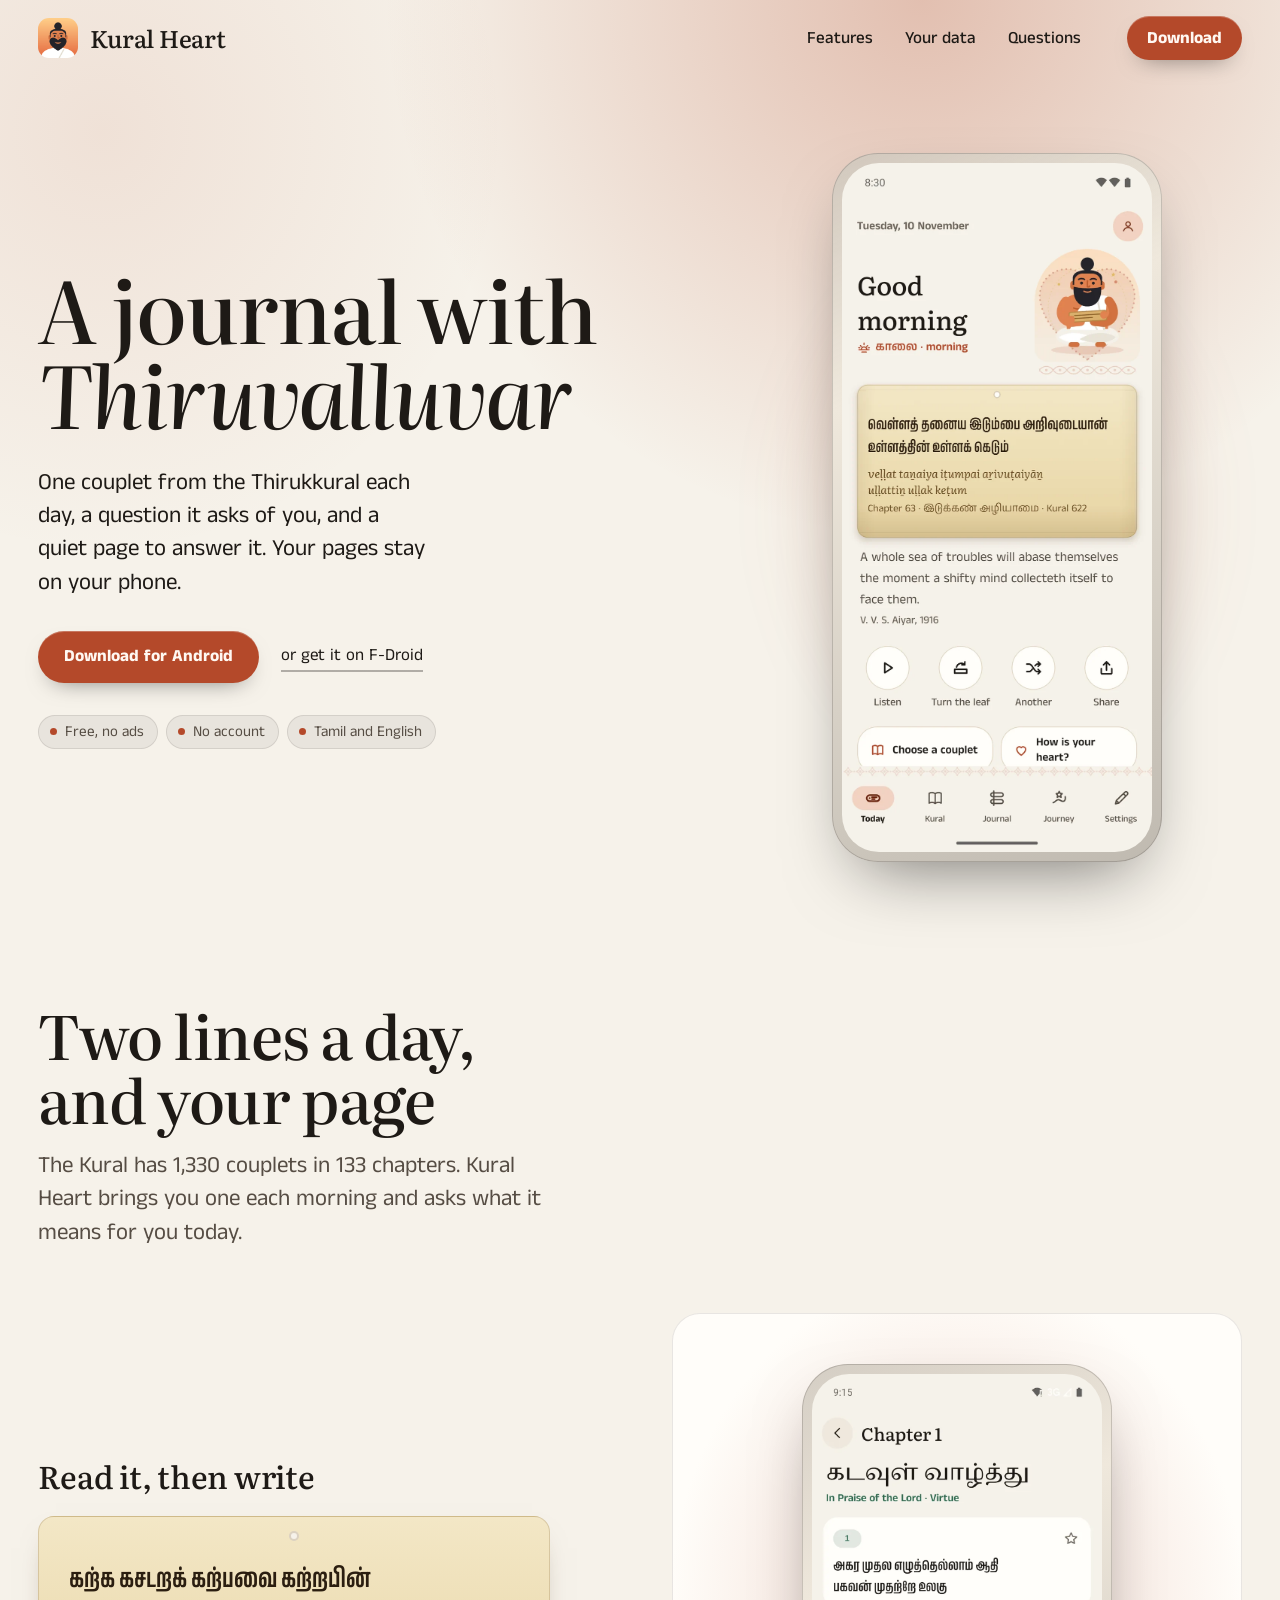
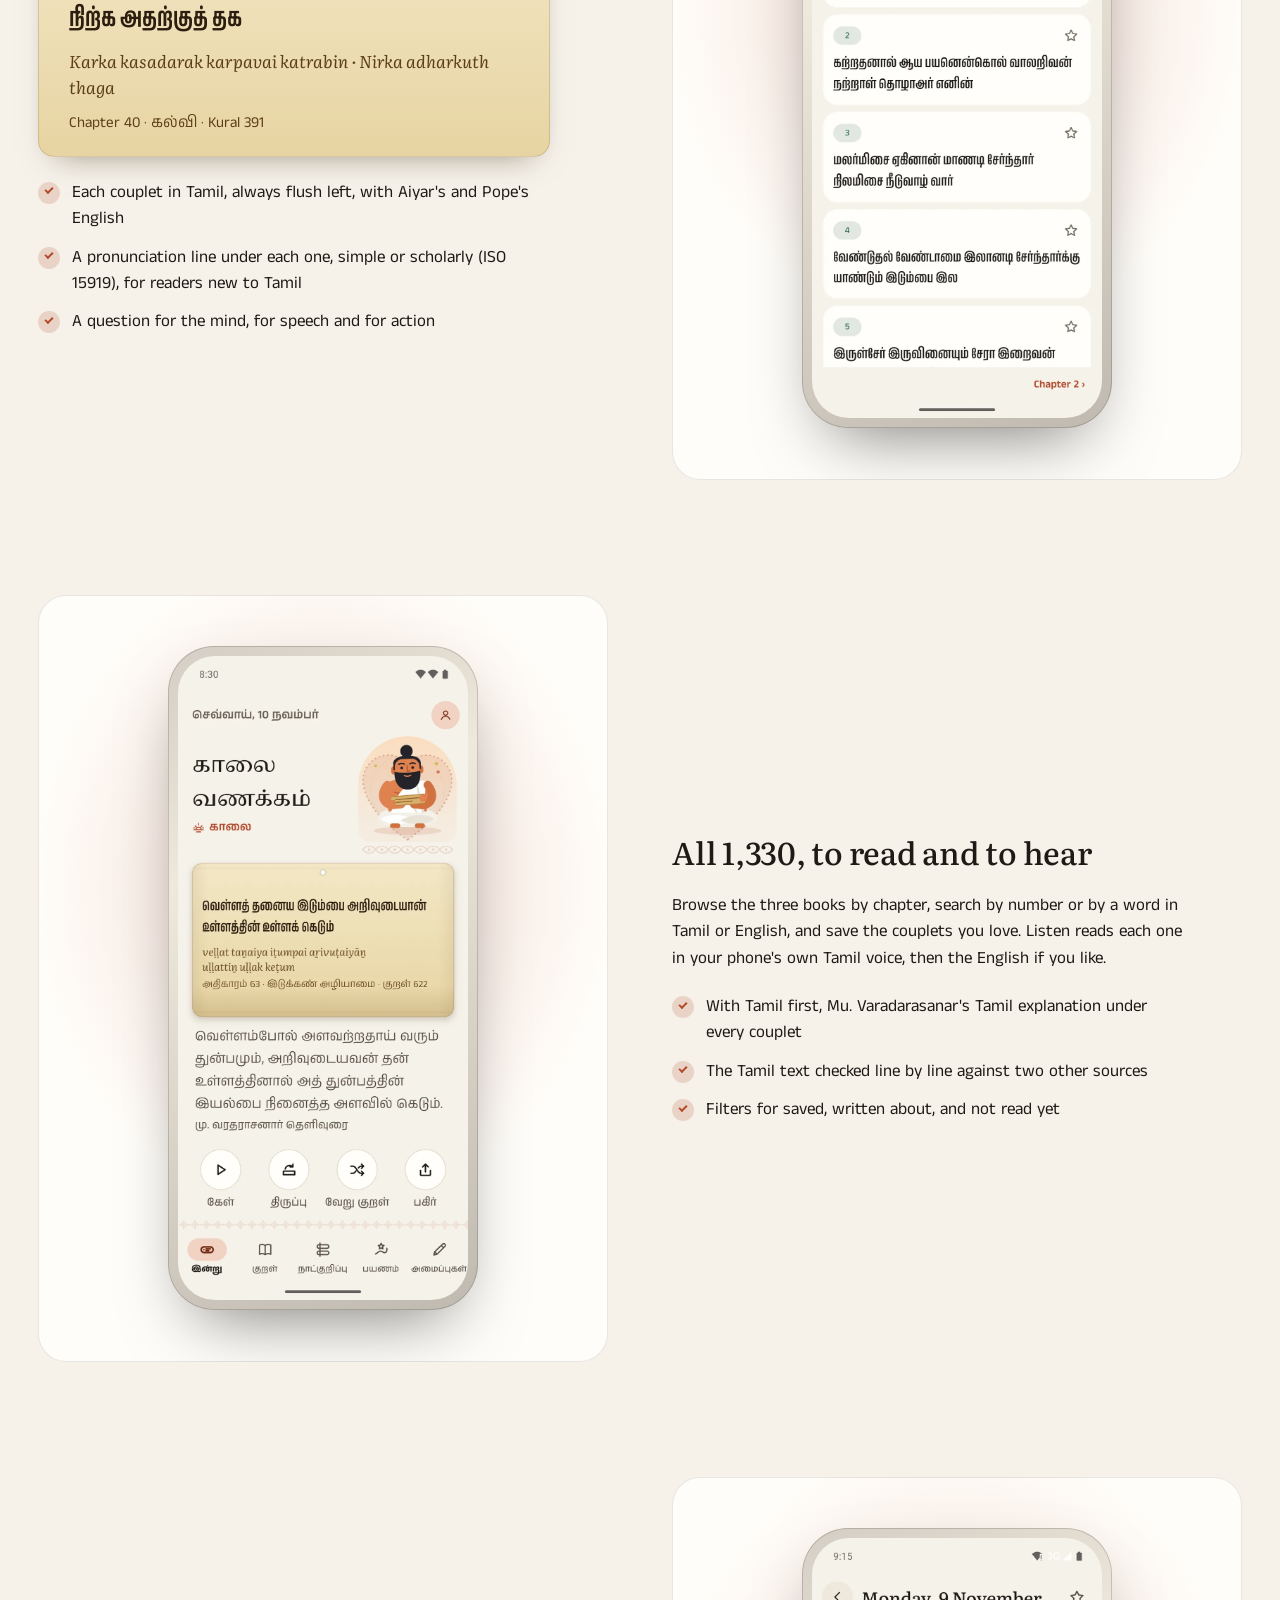
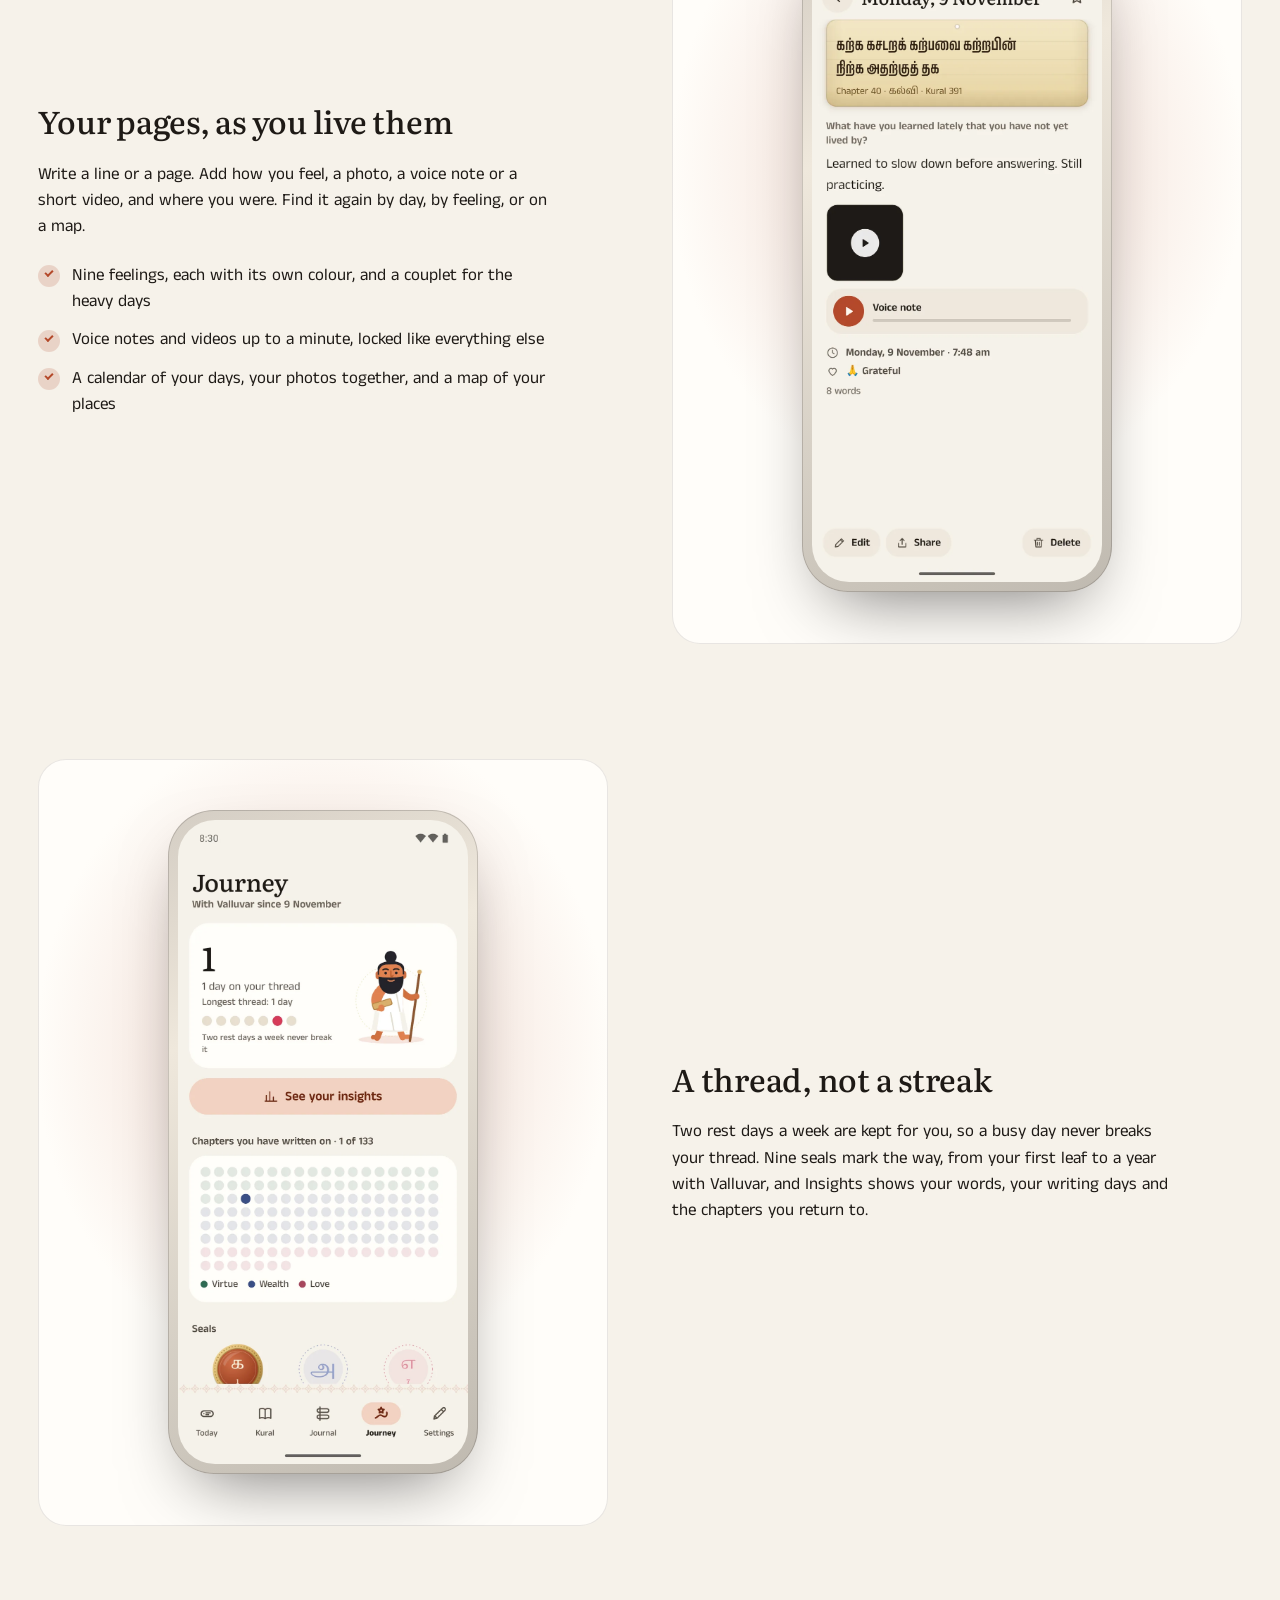
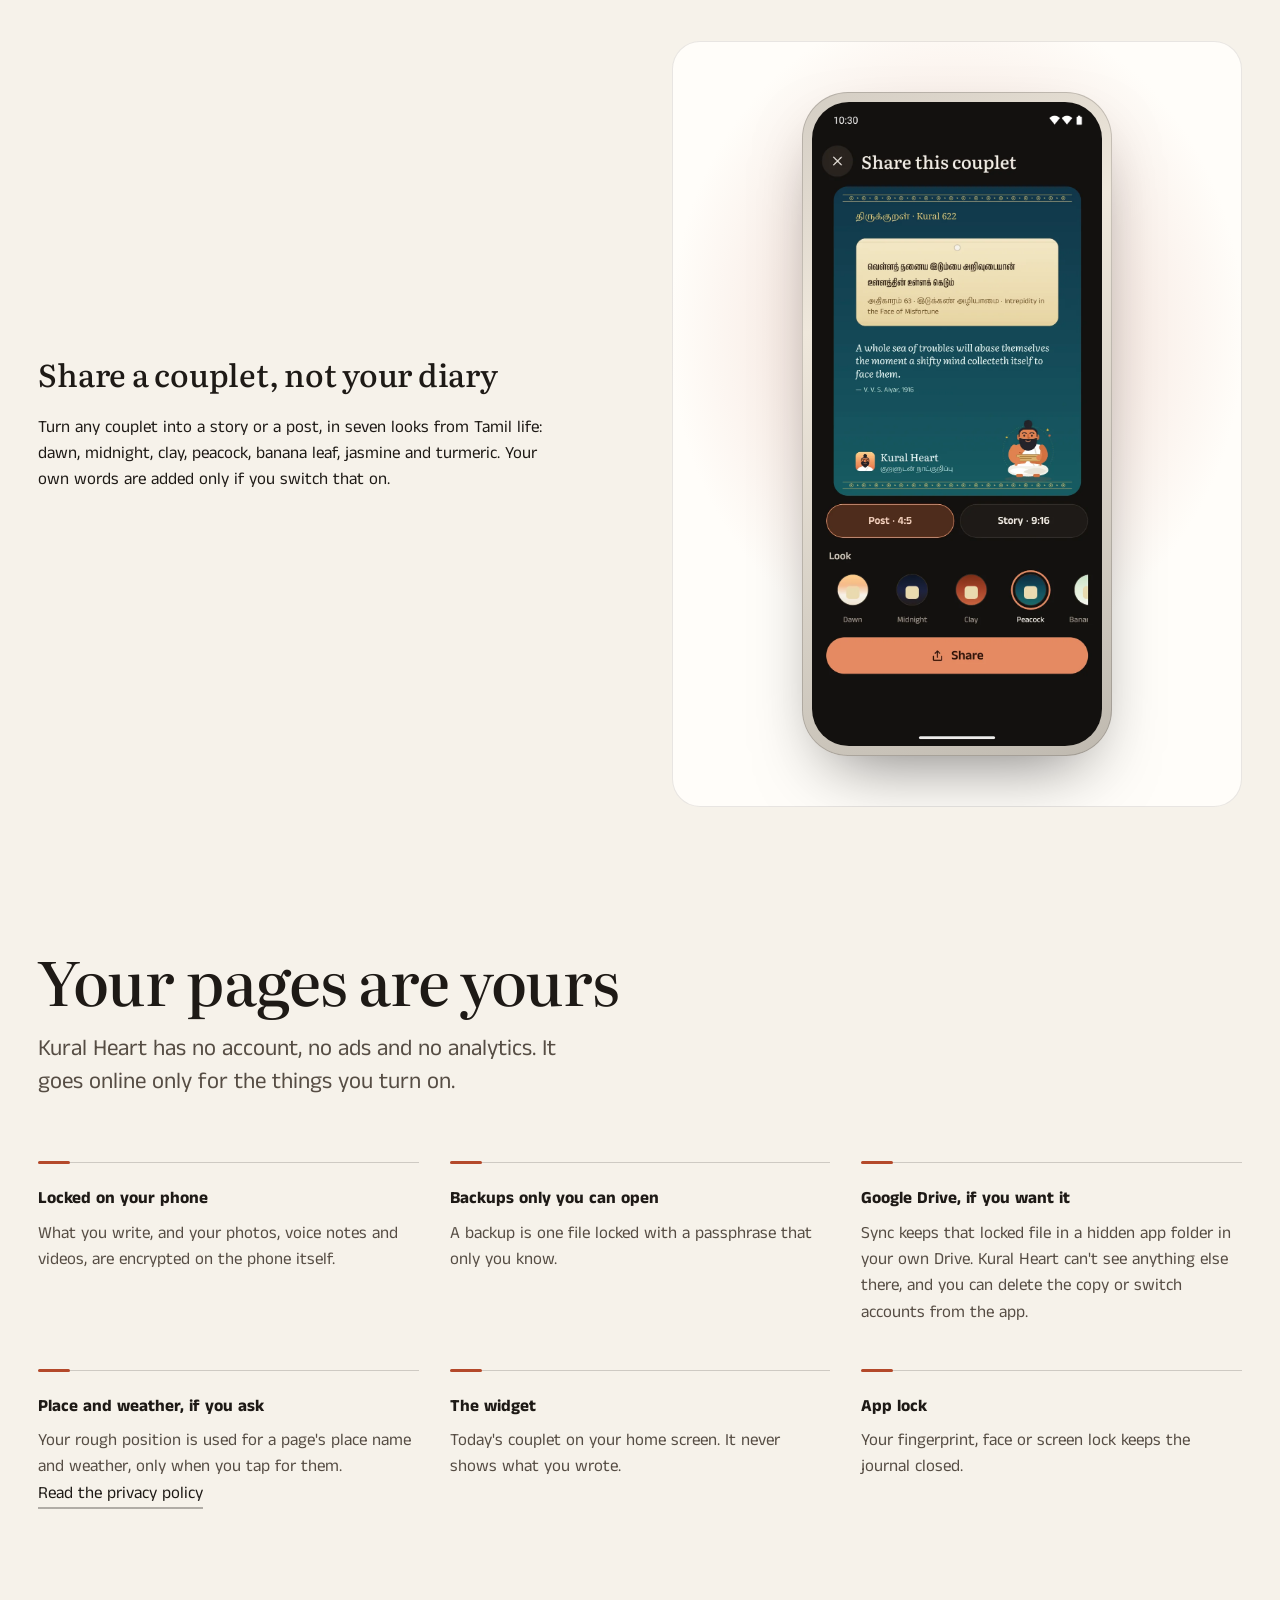
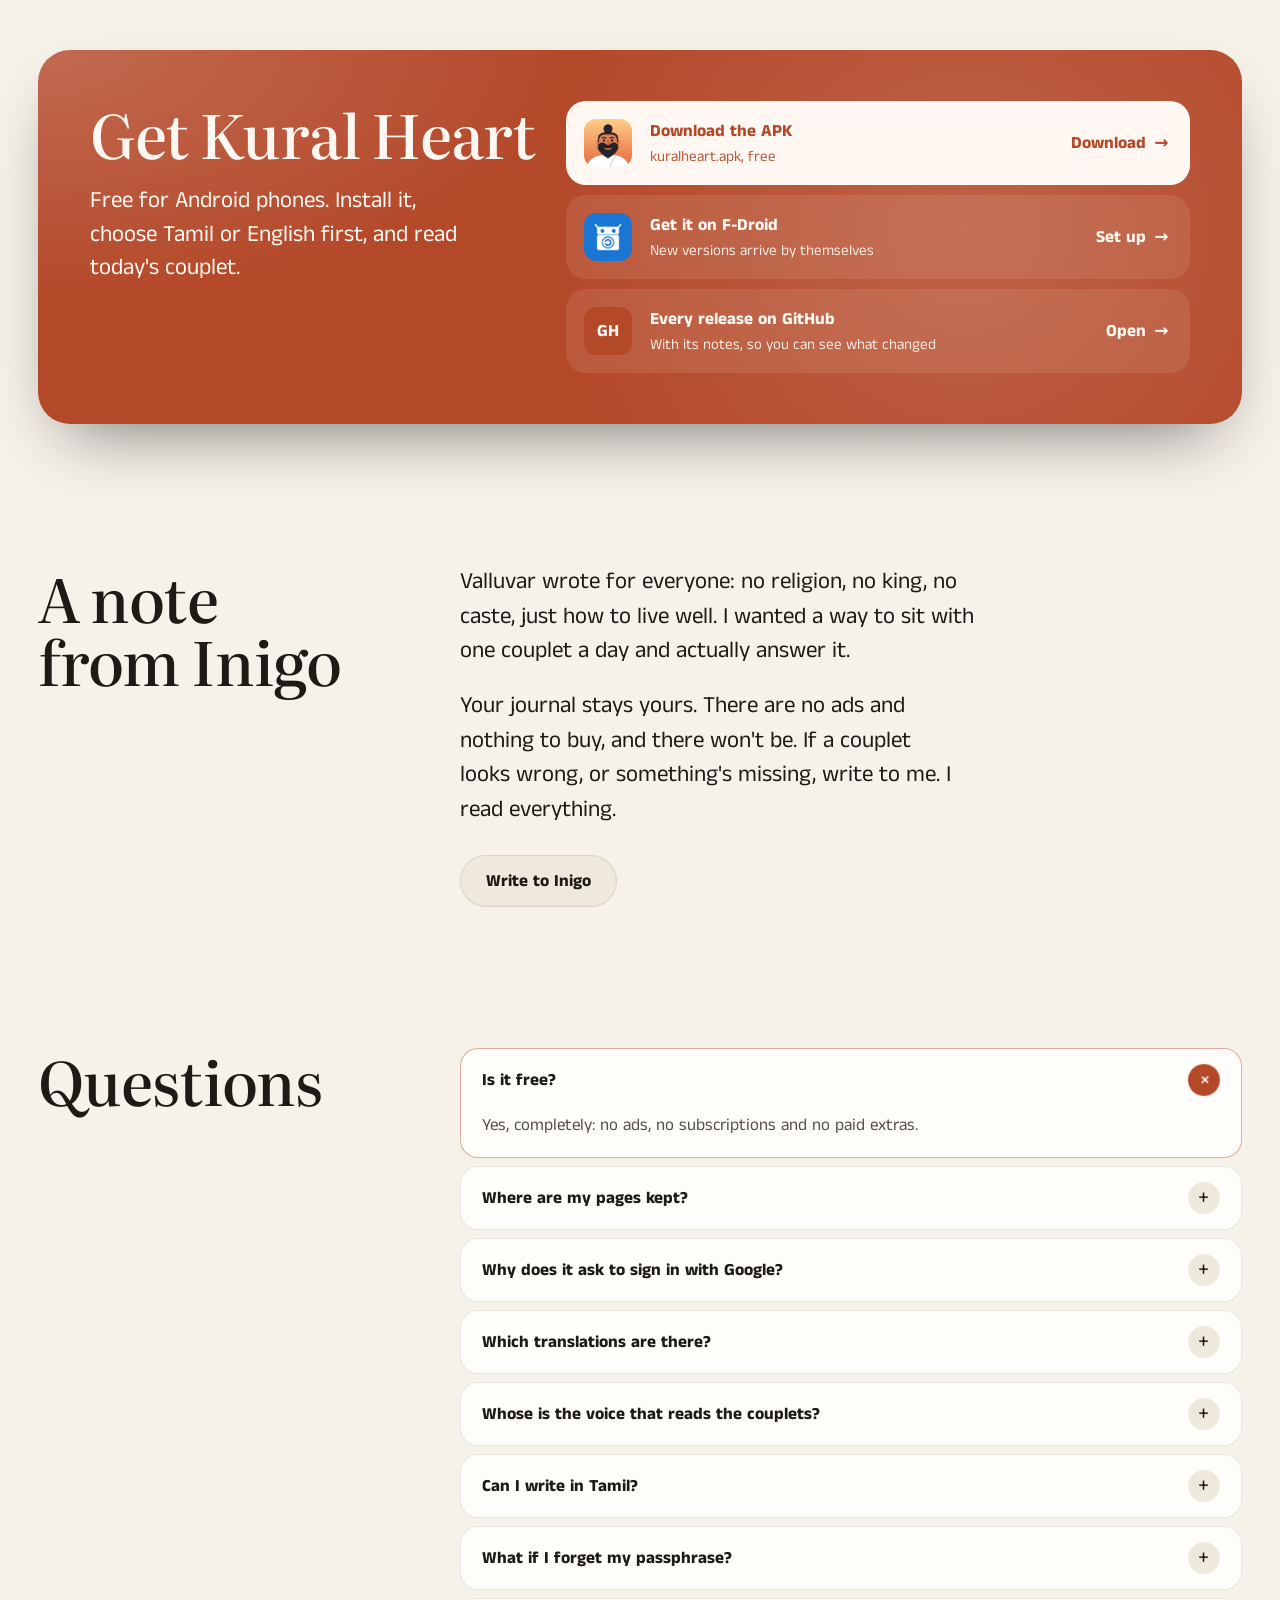
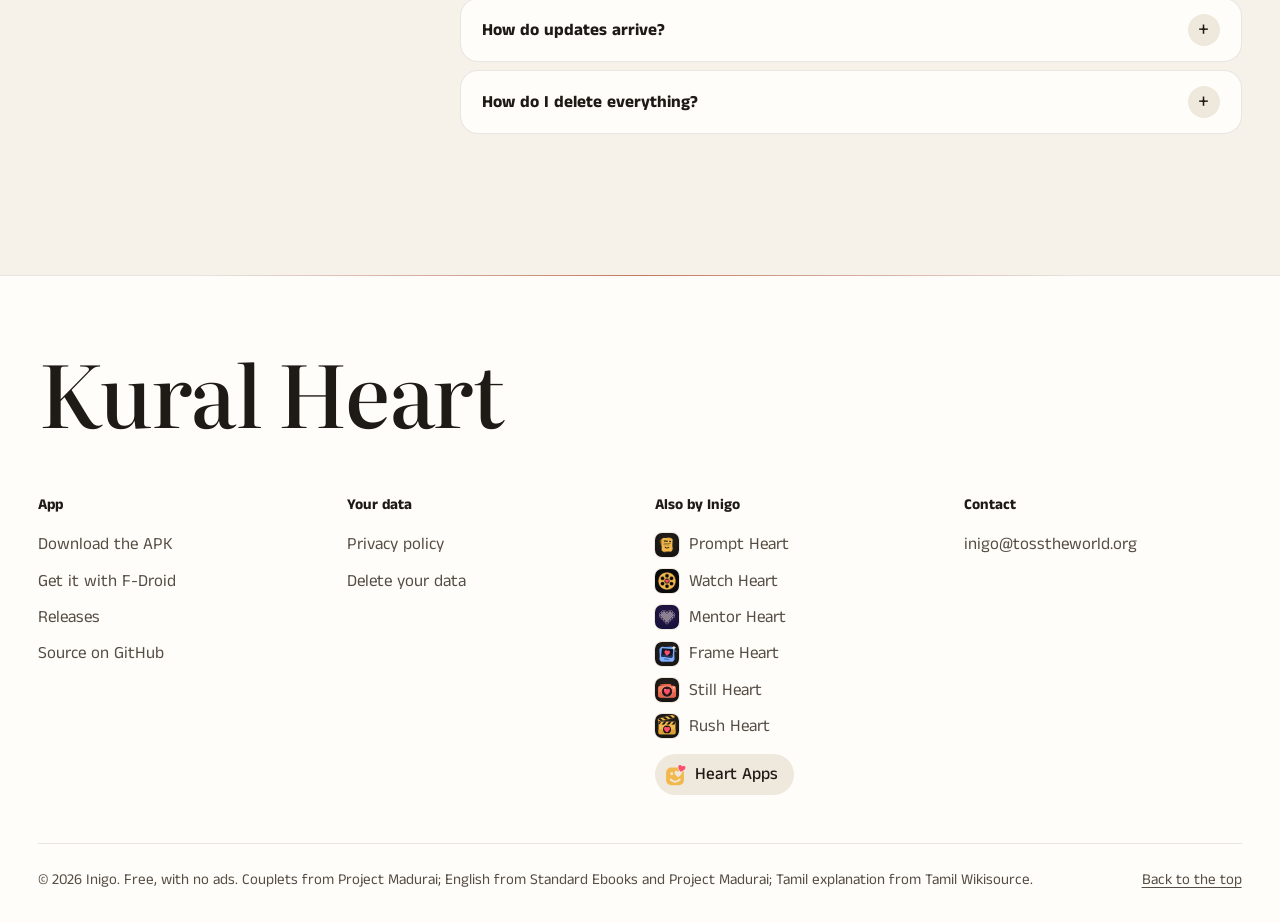
<file: index.html>
<!doctype html>
<html lang="en">
<head>
  <meta charset="utf-8">
  <meta name="viewport" content="width=device-width, initial-scale=1">
  <meta name="color-scheme" content="light dark">
  <title>Kural Heart · A private journal with Thiruvalluvar, for Android</title>
  <meta name="description" content="Kural Heart is a free Android journal built on the Thirukkural. One couplet a day in Tamil, read aloud in your phone's Tamil voice, with Aiyar's and Pope's English and Mu. Varadarasanar's Tamil explanation, a question to write about, and a private page that stays on your phone. No ads, no account.">
  <meta name="theme-color" content="#F6F2EA" media="(prefers-color-scheme: light)">
  <meta name="theme-color" content="#14110F" media="(prefers-color-scheme: dark)">
  <meta property="og:title" content="Kural Heart">
  <meta property="og:description" content="A private journal with Thiruvalluvar. Free, no ads.">
  <meta property="og:image" content="https://inigo-code.github.io/kural-heart-site/assets/screens/story.webp">
  <link rel="icon" href="assets/favicon.png">
  <link rel="preconnect" href="https://fonts.googleapis.com">
  <link rel="preconnect" href="https://fonts.gstatic.com" crossorigin>
  <link href="https://fonts.googleapis.com/css2?family=Anek+Tamil:wdth,wght@75..100,400..700&family=Literata:ital,opsz,wght@0,7..72,400..600;1,7..72,400..500&family=Noto+Serif+Tamil:wght@400..600&display=swap" rel="stylesheet">
  <link rel="stylesheet" href="heart.css">
  <link rel="stylesheet" href="theme.css">
  <script>document.documentElement.classList.add('js')</script>
</head>
<body>
<main id="top">

  <header class="bar wrap">
    <a class="brand" href="#top" aria-label="Kural Heart, back to top"><img src="assets/icon.png" width="40" height="40" alt="">Kural Heart</a>
    <nav aria-label="Sections">
      <a href="#features">Features</a>
      <a href="#data">Your data</a>
      <a href="#questions">Questions</a>
    </nav>
    <a class="button button-small" href="#get">Download</a>
  </header>

  <!-- The promise, beside today's page -->
  <section class="hero wrap" aria-labelledby="hero-title">
    <div class="hero-text">
      <h1 id="hero-title" class="h1" data-reveal>A journal with <em>Thiruvalluvar</em></h1>
      <p class="lede" data-reveal style="--i:1">One couplet from the Thirukkural each day, a question it asks of you, and a quiet page to answer it. Your pages stay on your phone.</p>
      <p class="actions" data-reveal style="--i:2">
        <a class="button" href="https://github.com/inigo-code/kural-heart/releases/latest/download/kuralheart.apk">Download for Android</a>
        <a class="link" href="fdroid.html">or get it on F-Droid</a>
      </p>
      <ul class="facts" data-reveal style="--i:3"><li>Free, no ads</li><li>No account</li><li>Tamil and English</li></ul>
    </div>
    <figure class="hero-media"><div class="phone" data-reveal style="--i:2"><img src="assets/screens/today.webp" width="824" height="1831" alt="Today: Good morning, Valluvar reading in his arch with a soft heart behind him and the dawn sky, Kural 622 on its palm leaf with its pronunciation, Aiyar's English, and round buttons to listen, turn the leaf, get another couplet or share" fetchpriority="high"></div></figure>
  </section>

  <!-- What it does -->
  <section id="features" class="section wrap" aria-labelledby="features-title">
    <div class="head">
      <h2 id="features-title" class="h2" data-reveal>Two lines a day, and your page</h2>
      <p data-reveal style="--i:1">The Kural has 1,330 couplets in 133 chapters. Kural Heart brings you one each morning and asks what it means for you today.</p>
    </div>
    <div class="rows">
      <article class="row" aria-labelledby="f1">
        <div class="row-text">
          <h3 id="f1" class="h3" data-reveal>Read it, then write</h3>
          <div class="leaf" data-reveal style="--i:1"><p lang="ta">கற்க கசடறக் கற்பவை கற்றபின்<br>நிற்க அதற்குத் தக</p><small>Karka kasadarak karpavai katrabin · Nirka adharkuth thaga</small><small>Chapter 40 · கல்வி · Kural 391</small></div>
          <ul class="ticks" data-reveal style="--i:2">
            <li>Each couplet in Tamil, always flush left, with Aiyar's and Pope's English</li>
            <li>A pronunciation line under each one, simple or scholarly (ISO 15919), for readers new to Tamil</li>
            <li>A question for the mind, for speech and for action</li>
          </ul>
        </div>
        <figure class="row-media"><div class="phone" data-reveal><img src="assets/screens/chapter.webp" width="824" height="1831" alt="Chapter 1, In Praise of the Lord: its ten couplets, each numbered, each in two lines, each with a star to save it" loading="lazy" decoding="async"></div></figure>
      </article>

      <article class="row" aria-labelledby="f2">
        <div class="row-text">
          <h3 id="f2" class="h3" data-reveal>All 1,330, to read and to hear</h3>
          <p data-reveal style="--i:1">Browse the three books by chapter, search by number or by a word in Tamil or English, and save the couplets you love. Listen reads each one in your phone's own Tamil voice, then the English if you like.</p>
          <ul class="ticks" data-reveal style="--i:2">
            <li>With Tamil first, Mu. Varadarasanar's Tamil explanation under every couplet</li>
            <li>The Tamil text checked line by line against two other sources</li>
            <li>Filters for saved, written about, and not read yet</li>
          </ul>
        </div>
        <figure class="row-media"><div class="phone" data-reveal><img src="assets/screens/tamil.webp" width="824" height="1831" alt="Today in Tamil: காலை வணக்கம், Kural 622 on its leaf, and Mu. Varadarasanar's Tamil explanation beneath it" loading="lazy" decoding="async"></div></figure>
      </article>

      <article class="row" aria-labelledby="f5">
        <div class="row-text">
          <h3 id="f5" class="h3" data-reveal>Your pages, as you live them</h3>
          <p data-reveal style="--i:1">Write a line or a page. Add how you feel, a photo, a voice note or a short video, and where you were. Find it again by day, by feeling, or on a map.</p>
          <ul class="ticks" data-reveal style="--i:2">
            <li>Nine feelings, each with its own colour, and a couplet for the heavy days</li>
            <li>Voice notes and videos up to a minute, locked like everything else</li>
            <li>A calendar of your days, your photos together, and a map of your places</li>
          </ul>
        </div>
        <figure class="row-media"><div class="phone" data-reveal><img src="assets/screens/journal.webp" width="824" height="1831" alt="A page from Monday: Kural 391 on its leaf, the question and the answer written, a video and a voice note, and the feeling Grateful" loading="lazy" decoding="async"></div></figure>
      </article>

      <article class="row" aria-labelledby="f3">
        <div class="row-text">
          <h3 id="f3" class="h3" data-reveal>A thread, not a streak</h3>
          <p data-reveal style="--i:1">Two rest days a week are kept for you, so a busy day never breaks your thread. Nine seals mark the way, from your first leaf to a year with Valluvar, and Insights shows your words, your writing days and the chapters you return to.</p>
        </div>
        <figure class="row-media"><div class="phone" data-reveal><img src="assets/screens/journey.webp" width="824" height="1831" alt="Journey: a one-day thread, Valluvar walking with his staff, a button to see your insights, and 133 chapter beads" loading="lazy" decoding="async"></div></figure>
      </article>

      <article class="row" aria-labelledby="f4">
        <div class="row-text">
          <h3 id="f4" class="h3" data-reveal>Share a couplet, not your diary</h3>
          <p data-reveal style="--i:1">Turn any couplet into a story or a post, in seven looks from Tamil life: dawn, midnight, clay, peacock, banana leaf, jasmine and turmeric. Your own words are added only if you switch that on.</p>
        </div>
        <figure class="row-media"><div class="phone" data-reveal><img src="assets/screens/story.webp" width="824" height="1831" alt="Sharing Kural 622 as a story in the peacock look, deep blue-green with a gold silk border, above the seven looks to choose from" loading="lazy" decoding="async"></div></figure>
      </article>
    </div>
  </section>

  <!-- Your data, plainly -->
  <section id="data" class="section wrap" aria-labelledby="data-title">
    <div class="head">
      <h2 id="data-title" class="h2" data-reveal>Your pages are yours</h2>
      <p data-reveal style="--i:1">Kural Heart has no account, no ads and no analytics. It goes online only for the things you turn on.</p>
    </div>
    <dl class="more" data-reveal style="--i:1">
      <div><dt>Locked on your phone</dt><dd>What you write, and your photos, voice notes and videos, are encrypted on the phone itself.</dd></div>
      <div><dt>Backups only you can open</dt><dd>A backup is one file locked with a passphrase that only you know.</dd></div>
      <div><dt>Google Drive, if you want it</dt><dd>Sync keeps that locked file in a hidden app folder in your own Drive. Kural Heart can't see anything else there, and you can delete the copy or switch accounts from the app.</dd></div>
      <div><dt>Place and weather, if you ask</dt><dd>Your rough position is used for a page's place name and weather, only when you tap for them.</dd></div>
      <div><dt>The widget</dt><dd>Today's couplet on your home screen. It never shows what you wrote.</dd></div>
      <div><dt>App lock</dt><dd>Your fingerprint, face or screen lock keeps the journal closed.</dd></div>
    </dl>
    <p class="actions" data-reveal style="--i:2"><a class="link" href="privacy.html">Read the privacy policy</a></p>
  </section>

  <!-- Get it -->
  <section id="get" class="section wrap" aria-labelledby="get-title">
    <div class="get">
      <div class="head">
        <h2 id="get-title" class="h2" data-reveal>Get Kural Heart</h2>
        <p data-reveal style="--i:1">Free for Android phones. Install it, choose Tamil or English first, and read today's couplet.</p>
      </div>
      <div class="ways">
        <a class="way way-main" href="https://github.com/inigo-code/kural-heart/releases/latest/download/kuralheart.apk" data-reveal><img src="assets/icon.png" width="48" height="48" alt=""><span><strong>Download the APK</strong><span>kuralheart.apk, free</span></span><span class="go">Download</span></a>
        <a class="way" href="fdroid.html" data-reveal style="--i:1"><img src="assets/fdroid.png" width="48" height="48" alt=""><span><strong>Get it on F-Droid</strong><span>New versions arrive by themselves</span></span><span class="go">Set up</span></a>
        <a class="way" href="https://github.com/inigo-code/kural-heart/releases" data-reveal style="--i:2"><span class="way-mark" aria-hidden="true">GH</span><span><strong>Every release on GitHub</strong><span>With its notes, so you can see what changed</span></span><span class="go">Open</span></a>
      </div>
    </div>
  </section>

  <!-- A note from the maker -->
  <section class="section wrap" aria-labelledby="note-title">
    <div class="note">
      <h2 id="note-title" class="h2" data-reveal>A note from Inigo</h2>
      <div data-reveal style="--i:1">
        <div class="copy">
          <p>Valluvar wrote for everyone: no religion, no king, no caste, just how to live well. I wanted a way to sit with one couplet a day and actually answer it.</p>
          <p>Your journal stays yours. There are no ads and nothing to buy, and there won't be. If a couplet looks wrong, or something's missing, write to me. I read everything.</p>
        </div>
        <p class="actions"><a class="button button-tone" href="mailto:inigo@tosstheworld.org?subject=Kural%20Heart">Write to Inigo</a></p>
      </div>
    </div>
  </section>

  <!-- Questions -->
  <section id="questions" class="section wrap" aria-labelledby="faq-title">
    <div class="faq">
      <div class="head"><h2 id="faq-title" class="h2" data-reveal>Questions</h2></div>
      <div class="faq-list" data-reveal style="--i:1">
        <details name="faq" open><summary>Is it free?</summary><p>Yes, completely: no ads, no subscriptions and no paid extras.</p></details>
        <details name="faq"><summary>Where are my pages kept?</summary><p>On your phone, encrypted. If you turn on backup or Google Drive sync, a copy goes there too, locked with your passphrase.</p></details>
        <details name="faq"><summary>Why does it ask to sign in with Google?</summary><p>Only if you turn on Drive sync. Kural Heart asks for one thing: its own hidden folder in your Drive, where it keeps your locked backup. It can't see or change your other files.</p></details>
        <details name="faq"><summary>Which translations are there?</summary><p>V. V. S. Aiyar's English (1916) and G. U. Pope's verse and prose (1886), both in the public domain, and in Tamil, Mu. Varadarasanar's Thirukkural Thelivurai (1969), which the Government of Tamil Nadu has made free for everyone.</p></details>
        <details name="faq"><summary>Whose is the voice that reads the couplets?</summary><p>Your phone's own: Listen uses Android's text-to-speech, which on most phones has a natural Tamil voice from Google. Choose among the voices on your phone in Settings, and add more in Android's voice settings.</p></details>
        <details name="faq"><summary>Can I write in Tamil?</summary><p>Yes. Kural Heart works with any Tamil keyboard on your phone, and can lead in Tamil throughout.</p></details>
        <details name="faq"><summary>What if I forget my passphrase?</summary><p>Nobody can open the backup without it, not even me. The pages on your phone are still there; set up backup again with a new passphrase.</p></details>
        <details name="faq"><summary>How do updates arrive?</summary><p>Smaller improvements arrive inside the app by themselves. For new versions, add Kural Heart to <a class="link" href="fdroid.html">F-Droid</a> and they arrive like any other update, or download the new APK over the old one. Either way your pages stay.</p></details>
        <details name="faq"><summary>How do I delete everything?</summary><p>In the app: Settings, Delete all data. To remove the copy in Google Drive, see the <a class="link" href="privacy.html#delete">privacy policy</a>.</p></details>
      </div>
    </div>
  </section>

</main>

<footer class="foot">
  <div class="wrap">
    <p class="foot-name" aria-hidden="true">Kural Heart</p>
    <div class="foot-cols">
      <nav aria-label="App"><h2>App</h2><a href="https://github.com/inigo-code/kural-heart/releases/latest/download/kuralheart.apk">Download the APK</a><a href="fdroid.html">Get it with F-Droid</a><a href="https://github.com/inigo-code/kural-heart/releases">Releases</a><a href="https://github.com/inigo-code/kural-heart">Source on GitHub</a></nav>
      <nav aria-label="Your data"><h2>Your data</h2><a href="privacy.html">Privacy policy</a><a href="privacy.html#delete">Delete your data</a></nav>
      <nav aria-label="Also by Inigo"><h2>Also by Inigo</h2><a class="to-app" href="https://heartapps.github.io/prompt-heart/"><img src="assets/prompt-heart.png" width="24" height="24" alt="">Prompt Heart</a><a class="to-app" href="https://heartapps.github.io/watch-heart/"><img src="assets/watch-heart.png" width="24" height="24" alt="">Watch Heart</a><a class="to-app" href="https://heartapps.github.io/mentor-heart/"><img src="assets/mentor-heart.png" width="24" height="24" alt="">Mentor Heart</a><a class="to-app" href="https://heartapps.github.io/frame-heart/"><img src="assets/frame-heart.svg" width="24" height="24" alt="">Frame Heart</a><a class="to-app" href="https://heartapps.github.io/still-heart/"><img src="assets/still-heart.svg" width="24" height="24" alt="">Still Heart</a><a class="to-app" href="https://heartapps.github.io/rush-heart/"><img src="assets/rush-heart.svg" width="24" height="24" alt="">Rush Heart</a><a class="to-home" href="https://inigo-code.github.io/"><img src="assets/heart-apps.svg" width="20" height="20" alt="">Heart Apps</a></nav>
      <nav aria-label="Contact"><h2>Contact</h2><a href="mailto:inigo@tosstheworld.org?subject=Kural%20Heart">inigo@tosstheworld.org</a></nav>
    </div>
    <div class="foot-last"><p>© 2026 Inigo. Free, with no ads. Couplets from Project Madurai; English from Standard Ebooks and Project Madurai; Tamil explanation from Tamil Wikisource.</p><a href="#top">Back to the top</a></div>
  </div>
</footer>

<script src="heart.js" defer></script>
</body>
</html>
</file>
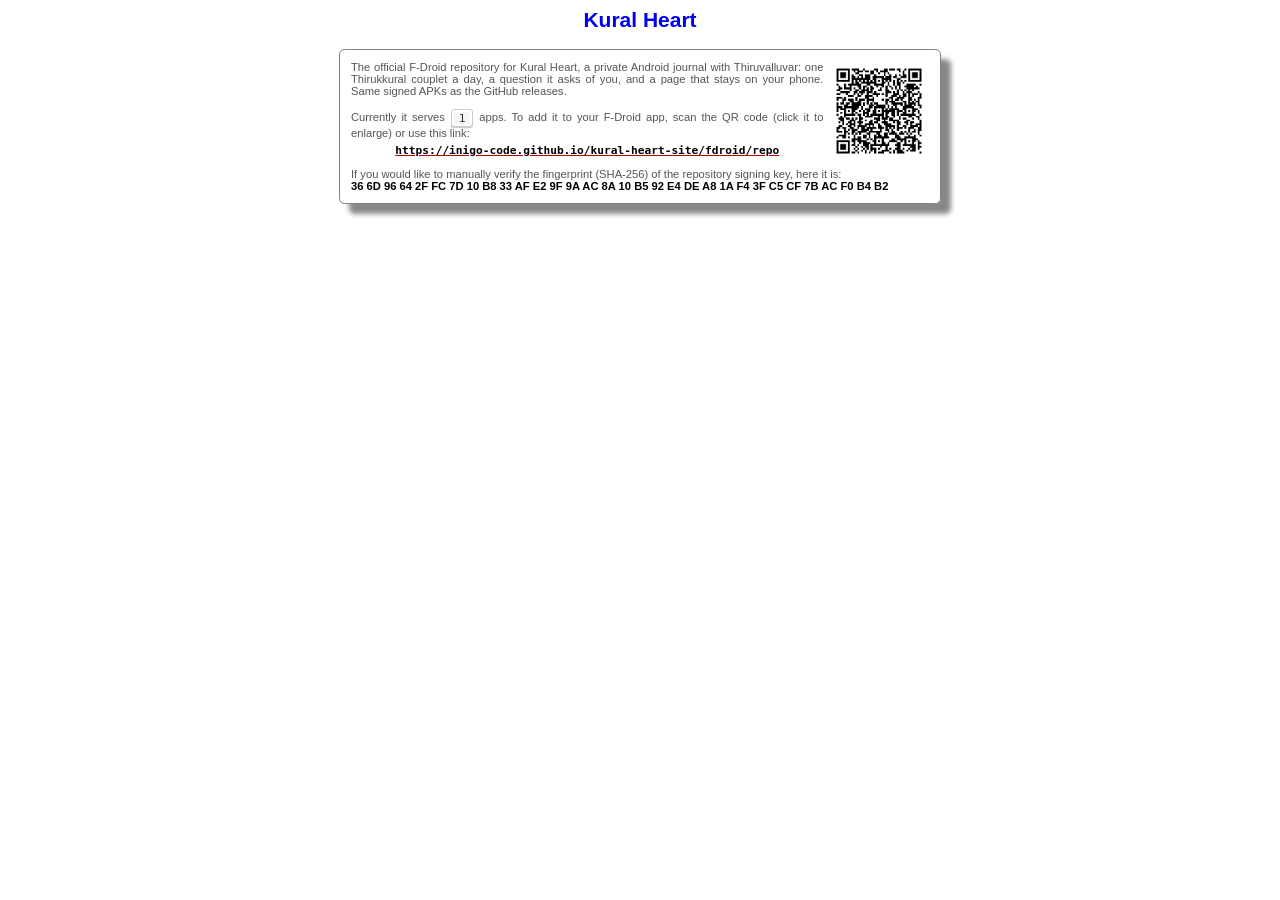
<file: fdroid/repo/index.html>
<!-- auto-generated - fdroid index updates will overwrite this file -->
<!DOCTYPE html PUBLIC "-//W3C//DTD HTML 4.01 Transitional//EN">
<html>
  <head>
    <meta content="text/html; charset=utf-8" http-equiv="Content-Type">
    <meta content="width=device-width; initial-scale=1.0; minimum-scale=0.5; maximum-scale=2.0; user-scalable=1;" name="viewport">
    <title>
   Kural Heart
    </title>
    <base href="index.html">
    <link href="index.css" rel="stylesheet" type="text/css">
    <link href="icons/icon.png" rel="icon" type="image/png">
    <link href="icons/icon.png" rel="shortcut icon" type="image/png">
    <meta content="Kural Heart" property="og:site_name">
    <meta content="Kural Heart" property="og:title">
    <meta content property="og:determiner">
    <meta content="The official F-Droid repository for Kural Heart, a private Android journal with Thiruvalluvar: one Thirukkural couplet a day, a question it asks of you, and a page that stays on your phone. Same signed APKs as the GitHub releases." property="og:description">
    <meta content="index,nofollow" name="robots">
  </head>
  <body>
    <h2>
      Kural Heart
    </h2>
    <div id="intro">
      <p style="margin-bottom:.2em;">
        <span style="float:right;width:100px;margin-left:.5em;">
          <a href="index.png" title="QR: test">
            <img alt="QR: test" src="index.png" width="100">
          </a>
        </span>
        The official F-Droid repository for Kural Heart, a private Android journal with Thiruvalluvar: one Thirukkural couplet a day, a question it asks of you, and a page that stays on your phone. Same signed APKs as the GitHub releases.
        <br>
        <br>
        Currently it serves
        <kbd>
          1
        </kbd>
        apps. To add it to your F-Droid app, scan the QR code (click it to enlarge) or use this link:
      </p>
      <p class="center" style="margin-top:.5em">
        <a href="https://fdroid.link/#https://inigo-code.github.io/kural-heart-site/fdroid/repo?fingerprint=366D96642FFC7D10B833AFE29F9AAC8A10B592E4DEA81AF43FC5CF7BACF0B4B2">
          <code style="color:#000000;font-weight:bold;">
            https://inigo-code.github.io/kural-heart-site/fdroid/repo
          </code>
        </a>
      </p>
      <p>
        If you would like to manually verify the fingerprint (SHA-256) of the repository signing key, here it is:
        <br>
        <blockcode style="color:#000000;font-weight:bold;">
          36 6D 96 64 2F FC 7D 10 B8 33 AF E2 9F 9A AC 8A 10 B5 92 E4 DE A8 1A F4 3F C5 CF 7B AC F0 B4 B2
        </blockcode>
      </p>
    </div>
  </body>
</html>
</file>
<file: heart.css>
/* Heart: the shared layout of the Heart Apps sites. Each site sets its own colours and faces in
   its theme file; everything here reads only the tokens below. */

:root {
  /* Dark by default, so scrollbars, form fields and the loading canvas are dark too. Themes that follow the system say light dark. */
  color-scheme: dark;
  --bg: #0E0D10;
  --surface: #18161B;
  --surface-2: #232026;
  --ink: #EFEDEA;
  --muted: #B3ACA2;
  --accent: #F2B84B;
  --accent-ink: #121110;
  --accent-hover: #F6C76E;
  --field: var(--accent);
  --field-ink: var(--accent-ink);
  --font-display: 'DM Sans', system-ui, sans-serif;
  --font-text: 'DM Sans', system-ui, sans-serif;
  --display-weight: 700;
  --display-track: -0.035em;
  --display-case: none;
  --s-small: 0.9375rem;
  --s-body: 1.0625rem;
  --s-lede: clamp(1.1875rem, 1rem + 0.6vw, 1.4375rem);
  --s-head: clamp(1.5rem, 1.15rem + 1vw, 2rem);
  --s-h2: clamp(2.25rem, 1.4rem + 3vw, 4rem);
  --s-h1: clamp(2.75rem, 1.2rem + 5.6vw, 6.25rem);
  --margin: clamp(1rem, 3vw, 2.5rem);
  --max: 1240px;
  --gap: clamp(1rem, 2.4vw, 2rem);
  --section: clamp(6rem, 11vw, 10rem);
  --radius: 28px;
  --ease-out: cubic-bezier(0.22, 1, 0.36, 1);
  /* Read from the colours above, so every theme gets its own lines, glows and shadows. */
  --line: color-mix(in srgb, var(--ink) 10%, transparent);
  --line-strong: color-mix(in srgb, var(--ink) 18%, transparent);
  --glow: color-mix(in srgb, var(--accent) 30%, transparent);
  --shadow: 0 30px 70px -28px rgb(0 0 0 / 0.55);
}

*, *::before, *::after { box-sizing: border-box; }
html { scrollbar-color: color-mix(in srgb, var(--ink) 24%, transparent) var(--bg); caret-color: var(--accent); -webkit-text-size-adjust: 100%; scroll-behavior: smooth; scroll-padding-top: 96px; }
body { margin: 0; overflow-x: clip; background: var(--bg); color: var(--ink); font: 400 var(--s-body)/1.55 var(--font-text); -webkit-font-smoothing: antialiased; text-rendering: optimizeLegibility; }
img { display: block; max-width: 100%; height: auto; }
a { color: inherit; text-underline-offset: 0.2em; text-decoration-thickness: from-font; }
p, li, dd, dt, summary, figcaption { text-wrap: pretty; }
h1, h2, h3, p, ul, ol, dl, dd, figure { margin: 0; }
ul, ol { padding: 0; list-style: none; }
button { font: inherit; color: inherit; background: none; border: 0; padding: 0; cursor: pointer; }
:focus-visible { outline: 3px solid var(--accent); outline-offset: 3px; border-radius: 6px; }
::selection { background: var(--accent); color: var(--accent-ink); }
.nums { font-variant-numeric: tabular-nums; }
.visually-hidden { position: absolute; width: 1px; height: 1px; overflow: hidden; clip-path: inset(50%); white-space: nowrap; }

.wrap { width: 100%; max-width: calc(var(--max) + 2 * var(--margin)); margin-inline: auto; padding-inline: var(--margin); }
.section { padding-block: var(--section) 0; }

/* The lit ground: the page's own colour glows from the top. */
main { position: relative; isolation: isolate; }
main::before { content: ''; position: absolute; inset: 0 0 auto; z-index: -1; pointer-events: none; }
main::before { height: min(1100px, 130vh); background: radial-gradient(60% 70% at 72% 0%, var(--glow), transparent 70%), radial-gradient(45% 55% at 8% 12%, color-mix(in srgb, var(--accent) 10%, transparent), transparent 70%); }

/* ---------- type ---------- */
.h1, .h2, .h3 { font-family: var(--font-display); font-weight: var(--display-weight); text-transform: var(--display-case); text-wrap: balance; }
.h1 { font-size: var(--s-h1); line-height: 0.98; letter-spacing: var(--display-track); }
.h2 { font-size: var(--s-h2); line-height: 1.04; letter-spacing: calc(var(--display-track) * 0.8); }
.h3 { font-size: var(--s-head); line-height: 1.15; letter-spacing: calc(var(--display-track) * 0.4); }
.lede { font-size: var(--s-lede); line-height: 1.45; max-width: 34ch; }
.soft { color: var(--muted); }
.copy p + p { margin-top: 0.9em; }
.head { display: grid; gap: 20px; max-width: 46rem; margin-bottom: clamp(2.5rem, 5vw, 4rem); }
.head p { font-size: var(--s-lede); line-height: 1.45; max-width: 40ch; color: var(--muted); }
.get .head p { color: inherit; }

/* ---------- controls ---------- */
.button { position: relative; display: inline-flex; align-items: center; justify-content: center; gap: 10px; min-height: 52px; padding: 0 26px; border-radius: 999px; background: var(--accent); color: var(--accent-ink); font-weight: 700; text-decoration: none; box-shadow: 0 10px 24px -14px rgb(0 0 0 / 0.6), inset 0 1px 0 rgb(255 255 255 / 0.25); transition: transform 160ms var(--ease-out), background-color 180ms ease, box-shadow 220ms ease; }
.button:active { transform: translateY(0) scale(0.96); }
.button-tone { background: var(--surface-2); color: var(--ink); box-shadow: inset 0 0 0 1px var(--line); }
.button-small { min-height: 44px; padding: 0 20px; }
/* A link's underline: faint at rest, drawn across in full on hover. */
.link { text-decoration: none; background: linear-gradient(currentColor, currentColor) 0 100% / 0 2px no-repeat, linear-gradient(color-mix(in srgb, currentColor 32%, transparent), color-mix(in srgb, currentColor 32%, transparent)) 0 100% / 100% 2px no-repeat; padding-bottom: 3px; transition: background-size 320ms var(--ease-out); }
@media (hover: hover) and (pointer: fine) {
  .button:hover { background: var(--accent-hover); transform: translateY(-2px); box-shadow: 0 16px 30px -14px rgb(0 0 0 / 0.65), inset 0 1px 0 rgb(255 255 255 / 0.25); }
  .button:active { transform: translateY(0) scale(0.96); }
  .button-tone:hover { background: color-mix(in srgb, var(--surface-2) 80%, var(--ink) 10%); box-shadow: inset 0 0 0 1px var(--line-strong); }
  .link:hover { background-size: 100% 2px, 100% 2px; }
}
.actions { display: flex; flex-wrap: wrap; align-items: center; gap: 14px 22px; }

/* ---------- the bar: it stays at the top, over a frosted strip ---------- */
.bar { position: sticky; top: 0; z-index: 50; display: flex; align-items: center; gap: 24px; min-height: 76px; }
.bar::before { content: ''; position: absolute; inset: 0 calc(50% - 50vw); z-index: -1; background: color-mix(in srgb, var(--bg) 78%, transparent); -webkit-backdrop-filter: blur(16px) saturate(1.4); backdrop-filter: blur(16px) saturate(1.4); border-bottom: 1px solid transparent; opacity: 0; transition: opacity 240ms ease, border-color 240ms ease; }
.bar.is-stuck::before { opacity: 1; border-bottom-color: var(--line); }
/* Without heart.js the bar can't tell when the page moves under it, so it stays frosted. */
html:not(.js) .bar::before { opacity: 1; border-bottom-color: var(--line); }
/* A page with no section links (the privacy policy): the button still sits at the right. */
.bar > .brand + .button { margin-left: auto; }
.brand { display: inline-flex; align-items: center; gap: 12px; min-height: 44px; font-family: var(--font-display); font-weight: var(--display-weight); font-size: var(--s-body); text-transform: var(--display-case); text-decoration: none; letter-spacing: -0.01em; }
.brand img { width: 40px; height: 40px; border-radius: 11px; transition: transform 300ms var(--ease-out); }
.bar nav { display: flex; gap: 4px; margin-left: auto; }
.bar nav + .button, .bar nav + .menu-button + .button { margin-left: 8px; }
.bar nav a { display: inline-flex; align-items: center; min-height: 40px; padding: 0 14px; border-radius: 999px; text-decoration: none; font-weight: 500; transition: color 180ms ease, background-color 180ms ease; }
.menu-button { display: none; }
@media (hover: hover) and (pointer: fine) {
  .bar nav a:hover { background: color-mix(in srgb, var(--ink) 8%, transparent); }
  .brand:hover img { transform: rotate(-8deg) scale(1.06); }
}

/* ---------- the hero ---------- */
.hero { display: grid; grid-template-columns: minmax(0, 7fr) minmax(0, 5fr); gap: var(--gap); align-items: center; padding-block: clamp(2rem, 6vw, 5rem) 0; }
.hero-text { display: grid; gap: 32px; align-content: center; }
.hero-text .lede { max-width: 30ch; }
.facts { display: flex; flex-wrap: wrap; gap: 8px; color: var(--muted); font-size: var(--s-small); }
.facts li { display: inline-flex; align-items: center; gap: 8px; min-height: 34px; padding: 0 14px 0 12px; border-radius: 999px; background: color-mix(in srgb, var(--ink) 6%, transparent); box-shadow: inset 0 0 0 1px var(--line); }
.facts li::before { content: ''; width: 7px; height: 7px; border-radius: 50%; background: var(--accent); }
.hero-media { position: relative; display: grid; justify-items: center; }
/* A soft pool of the accent colour under the hero's picture. */
.hero-media::before { content: ''; position: absolute; inset: 8% 4%; z-index: -1; border-radius: 50%; background: radial-gradient(closest-side, var(--glow), transparent); filter: blur(30px); }

/* A phone: the screen in a bezel with a lit edge, standing off the page. */
.phone { position: relative; width: min(100%, 310px); padding: 10px; border-radius: 46px; background: linear-gradient(155deg, color-mix(in srgb, var(--surface-2) 70%, var(--ink) 14%), var(--surface-2) 30%, color-mix(in srgb, var(--surface-2) 80%, #000) 100%); box-shadow: inset 0 0 0 1px var(--line-strong), var(--shadow); }
.phone img { width: 100%; border-radius: 37px; background: var(--surface); }
.hero .phone { width: min(100%, 360px); }

/* ---------- feature rows: words on one side, one screen on the other ---------- */
.rows { display: grid; gap: clamp(4rem, 9vw, 8rem); }
.row { display: grid; grid-template-columns: minmax(0, 1fr) minmax(0, 1fr); gap: clamp(2rem, 5vw, 5rem); align-items: center; }
.row-media { position: relative; display: grid; justify-items: center; overflow: hidden; padding-block: clamp(2rem, 4vw, 3.5rem); border-radius: var(--radius); background: radial-gradient(70% 60% at 50% 38%, color-mix(in srgb, var(--accent) 22%, var(--surface)), var(--surface) 72%); box-shadow: inset 0 0 0 1px var(--line); }
.row-media > * { position: relative; z-index: 1; }
.row:nth-child(even) .row-media { order: -1; }
.row-text { display: grid; gap: 22px; max-width: 32rem; }
.row:nth-child(even) .row-text { justify-self: start; }
.ticks { display: grid; gap: 12px; }
.ticks li { position: relative; padding-left: 34px; }
.ticks li::before { content: ''; position: absolute; left: 0; top: 0.18em; width: 22px; height: 22px; border-radius: 50%; background: color-mix(in srgb, var(--accent) 18%, transparent); }
.ticks li::after { content: ''; position: absolute; left: 7px; top: 0.5em; width: 8px; height: 5px; border-left: 2px solid var(--accent); border-bottom: 2px solid var(--accent); transform: rotate(-45deg); }
.phone, .window { overflow: hidden; }
.phone img, .window img, .row-media img { transition: transform 600ms var(--ease-out); }
@media (hover: hover) and (pointer: fine) {
  .row-media:hover .phone img, .row-media:hover .window img { transform: scale(1.025); }
}

/* ---------- everything else: small cards in columns ---------- */
.more { display: grid; grid-template-columns: repeat(3, minmax(0, 1fr)); gap: clamp(2rem, 3.5vw, 3rem) var(--gap); }
.more div { position: relative; display: grid; gap: 8px; align-content: start; padding-top: 22px; border-top: 1px solid var(--line-strong); }
.more div::before { content: ''; position: absolute; top: -2px; left: 0; width: 32px; height: 3px; border-radius: 2px; background: var(--accent); transform-origin: left; transition: transform 320ms var(--ease-out); }
.more div:hover::before { transform: scaleX(2); }
.more dt { font-weight: 700; font-size: 1.0625rem; }
.more dd { max-width: 38ch; color: var(--muted); }

/* ---------- get it: the one field of colour ---------- */
.get { position: relative; overflow: hidden; display: grid; grid-template-columns: minmax(0, 5fr) minmax(0, 7fr); gap: var(--gap); padding: clamp(2rem, 4vw, 3.5rem); border-radius: calc(var(--radius) + 4px); background: radial-gradient(80% 120% at 0% 0%, color-mix(in srgb, var(--field) 82%, #fff), var(--field) 55%), var(--field); color: var(--field-ink); box-shadow: var(--shadow); }
.get::before { content: ''; position: absolute; right: -12%; bottom: -60%; width: 70%; aspect-ratio: 1; border-radius: 50%; background: radial-gradient(closest-side, color-mix(in srgb, var(--field-ink) 14%, transparent), transparent); pointer-events: none; }
.get > * { position: relative; }
.get .head { margin: 0; align-content: start; }
.ways { display: grid; gap: 10px; align-content: start; }
.way { display: grid; grid-template-columns: 48px minmax(0, 1fr) auto; gap: 18px; align-items: center; min-height: 84px; padding: 14px 22px 14px 18px; border-radius: 20px; background: color-mix(in srgb, var(--field-ink) 9%, transparent); text-decoration: none; transition: background-color 180ms ease, transform 160ms var(--ease-out), box-shadow 220ms ease; }
.way:active { transform: scale(0.985); }
.way img { width: 48px; height: 48px; border-radius: 12px; }
.way strong { display: block; }
.way span span { display: block; font-size: var(--s-small); opacity: 0.9; }
.way .go { display: inline-flex; align-items: center; gap: 8px; font-weight: 700; white-space: nowrap; }
.way .go::after { content: '→'; transition: transform 220ms var(--ease-out); }
.way-main { background: var(--field-ink); color: var(--field); }
@media (hover: hover) and (pointer: fine) {
  .way:hover { background: color-mix(in srgb, var(--field-ink) 16%, transparent); transform: translateY(-2px); }
  .way-main:hover { background: color-mix(in srgb, var(--field-ink) 90%, var(--field)); box-shadow: 0 18px 30px -18px rgb(0 0 0 / 0.6); }
  .way:hover .go::after { transform: translateX(4px); }
  .way:active { transform: scale(0.985); }
}

/* ---------- questions ---------- */
.faq { display: grid; grid-template-columns: minmax(0, 4fr) minmax(0, 8fr); gap: var(--gap); }
.faq .head { align-content: start; margin: 0; }
.faq-list { display: grid; gap: 8px; }
.faq-list details { border-radius: 18px; background: var(--surface); box-shadow: inset 0 0 0 1px var(--line); transition: background-color 180ms ease, box-shadow 180ms ease; }
.faq-list details[open] { box-shadow: inset 0 0 0 1px color-mix(in srgb, var(--accent) 45%, transparent); }
.faq-list summary { display: flex; justify-content: space-between; align-items: center; gap: 16px; min-height: 64px; padding: 16px 22px; font-weight: 700; cursor: pointer; list-style: none; }
.faq-list summary::-webkit-details-marker { display: none; }
.faq-list summary::after { content: '+'; flex: none; display: grid; place-items: center; width: 32px; height: 32px; border-radius: 50%; background: var(--surface-2); font-weight: 400; font-size: 1.375rem; line-height: 1; transition: transform 240ms var(--ease-out), background-color 180ms ease, color 180ms ease; }
.faq-list details[open] summary::after { transform: rotate(45deg); background: var(--accent); color: var(--accent-ink); }
.faq-list details p { padding: 0 22px 20px; max-width: 72ch; color: var(--muted); }
@media (hover: hover) and (pointer: fine) { .faq-list details:not([open]):hover { background: var(--surface-2); } }

/* ---------- note from the maker ---------- */
.note { display: grid; grid-template-columns: minmax(0, 4fr) minmax(0, 8fr); gap: var(--gap); }
.note .copy { font-size: var(--s-lede); line-height: 1.5; max-width: 40ch; }
.note .actions { margin-top: 28px; }

/* ---------- footer ---------- */
.foot { position: relative; margin-top: var(--section); padding-block: clamp(3rem, 6vw, 5rem) 32px; background: var(--surface); box-shadow: inset 0 1px 0 var(--line); overflow: hidden; }
.foot::before { content: ''; position: absolute; left: 50%; top: 0; width: min(900px, 90vw); height: 1px; transform: translateX(-50%); background: linear-gradient(90deg, transparent, var(--accent), transparent); opacity: 0.7; }
.foot-name { font-family: var(--font-display); font-weight: var(--display-weight); text-transform: var(--display-case); font-size: var(--s-h1); line-height: 0.9; letter-spacing: var(--display-track); white-space: nowrap; }
.foot-cols { display: grid; grid-template-columns: repeat(auto-fit, minmax(13rem, 1fr)); gap: 32px var(--gap); margin-top: clamp(2.5rem, 5vw, 4rem); }
.foot-cols h2 { font-size: var(--s-small); font-weight: 700; margin-bottom: 10px; }
.foot-cols a { display: block; padding-block: 5px; text-decoration: none; color: var(--muted); transition: color 180ms ease, transform 180ms var(--ease-out); }
.foot-cols a[href^="mailto:"] { white-space: nowrap; }
.foot-cols a:hover { color: var(--ink); }
/* Links to the other apps carry their icons. The link home to Heart Apps is a chip, its mark and name on one line. */
.foot-cols .to-app { display: flex; align-items: center; gap: 10px; }
/* The icons are dark tiles; the ring keeps their edge visible on a dark footer. */
.foot-cols .to-app img { flex: none; width: 24px; height: 24px; border-radius: 7px; box-shadow: 0 0 0 1px var(--surface-2); }
.foot-cols .to-home { display: inline-flex; align-items: center; gap: 8px; margin-top: 10px; padding: 7px 16px 7px 10px; border-radius: 999px; background: var(--surface-2); color: var(--ink); font-weight: 500; white-space: nowrap; }
.foot-cols .to-home img { flex: none; width: 22px; height: 22px; }
@media (hover: hover) and (pointer: fine) { .foot-cols a:not(.to-home):hover { transform: translateX(3px); } }
.foot-last { display: flex; flex-wrap: wrap; justify-content: space-between; gap: 12px; margin-top: 48px; padding-top: 24px; border-top: 1px solid var(--line); color: var(--muted); font-size: var(--s-small); }

/* ---------- light that follows the pointer across a card ----------
   Two parts, both placed by heart.js. The pool lies on the card's surface, under the words and
   pictures, and brightens the card's own colour (soft light) instead of greying it. The rim catches
   the light along the edge, on the card under the pointer and, more faintly, on the cards beside it. */
[data-spot] { position: relative; isolation: isolate; }
[data-spot] > .spot { position: absolute; inset: 0; z-index: -1; border-radius: inherit; pointer-events: none; mix-blend-mode: soft-light;
  background: radial-gradient(var(--spot-size, 440px) circle at var(--mx, 50%) var(--my, 50%), rgb(255 255 255 / 0.78), rgb(255 255 255 / 0.24) 38%, transparent 68%);
  opacity: 0; transition: opacity 650ms var(--ease-out); }
[data-spot].is-lit > .spot { opacity: 1; transition-duration: 280ms; }
[data-spot]::after { content: ''; position: absolute; inset: 0; z-index: 3; padding: 1.5px; border-radius: inherit; pointer-events: none;
  background: radial-gradient(300px circle at var(--mx, 50%) var(--my, 50%), rgb(255 255 255 / 0.95), rgb(255 255 255 / 0.3) 40%, transparent 72%);
  -webkit-mask: linear-gradient(#000 0 0) content-box, linear-gradient(#000 0 0); -webkit-mask-composite: xor;
  mask: linear-gradient(#000 0 0) content-box exclude, linear-gradient(#000 0 0);
  opacity: var(--near, 0); transition: opacity 200ms linear; }

/* ---------- entrance: the first screen rises once on load; nothing else waits to be shown ---------- */
@keyframes heart-rise { from { opacity: 0; transform: translateY(26px); } to { opacity: 1; transform: none; } }
@keyframes heart-lift { from { opacity: 0; transform: translateY(40px) scale(0.97); } to { opacity: 1; transform: none; } }
.hero [data-reveal], .intro [data-reveal], .hero-side, .hero h1 { animation: heart-rise 900ms var(--ease-out) both; animation-delay: calc(var(--i, 0) * 90ms + 60ms); }
.hero-media, .hero .stage, .hero .window { animation: heart-lift 1100ms var(--ease-out) both; animation-delay: 220ms; }
@media (prefers-reduced-motion: reduce) {
  html { scroll-behavior: auto; }
  *, *::before, *::after { animation: none !important; transition: none !important; }
}

/* ---------- tablet ---------- */
@media (max-width: 960px) {
  .hero { grid-template-columns: minmax(0, 1fr) minmax(0, 0.8fr); }
  .more { grid-template-columns: repeat(2, minmax(0, 1fr)); }
  .get, .faq, .note { grid-template-columns: 1fr; gap: 32px; }
}

/* ---------- phone: its own composition, one column, the menu behind a button ---------- */
@media (max-width: 680px) {
  .bar { min-height: 64px; gap: 8px; }
  .brand { white-space: nowrap; gap: 10px; }
  .brand img { width: 36px; height: 36px; }
  .bar nav { display: none; }
  .bar > .button { margin-left: auto; min-height: 44px; padding: 0 16px; white-space: nowrap; font-size: 0.9375rem; }
  .menu-button { order: 9; flex: none; display: inline-grid; place-items: center; width: 44px; height: 44px; border-radius: 50%; background: color-mix(in srgb, var(--ink) 8%, transparent); box-shadow: inset 0 0 0 1px var(--line); }
  .menu-button span, .menu-button span::before, .menu-button span::after { display: block; width: 18px; height: 2px; border-radius: 2px; background: currentColor; transition: transform 240ms var(--ease-out), opacity 180ms ease; }
  .menu-button span { position: relative; }
  .menu-button span::before, .menu-button span::after { content: ''; position: absolute; left: 0; }
  .menu-button span::before { top: -6px; }
  .menu-button span::after { top: 6px; }
  .bar.is-open .menu-button span { background: transparent; }
  .bar.is-open .menu-button span::before { transform: translateY(6px) rotate(45deg); }
  .bar.is-open .menu-button span::after { transform: translateY(-6px) rotate(-45deg); }
  .bar.is-open::before { opacity: 1; }
  .bar.is-open nav { display: grid; position: fixed; left: 0; right: 0; top: 64px; bottom: 0; align-content: start; gap: 4px; padding: 16px var(--margin) 32px; background: var(--bg); overflow-y: auto; }
  .bar.is-open nav a { min-height: 56px; padding: 0 4px; border-bottom: 1px solid var(--line); border-radius: 0; font-family: var(--font-display); font-weight: var(--display-weight); text-transform: var(--display-case); font-size: 1.75rem; }
  .hero { grid-template-columns: 1fr; gap: 48px; padding-top: 16px; }
  .hero-text { gap: 24px; }
  .hero .phone { width: min(78%, 320px); }
  .row { grid-template-columns: 1fr; gap: 28px; }
  .row .row-media, .row:nth-child(even) .row-media { order: 0; }
  .row:nth-child(even) .row-text { justify-self: start; }
  .row-text { padding: 0 !important; }
  .row .phone { width: min(74%, 290px); }
  .more { grid-template-columns: 1fr; }
  .get { padding: 28px 18px; }
  .way { grid-template-columns: 40px minmax(0, 1fr); padding: 14px 16px; }
  .way img { width: 40px; height: 40px; }
  .way .go { display: none; }
  .foot-name { white-space: normal; }
  .foot-cols { grid-template-columns: repeat(2, minmax(0, 1fr)); }
}
@media (max-width: 420px) { .foot-cols { grid-template-columns: 1fr; } }
</file>
<file: theme.css>
/* Kural Heart: the app's Olai look. Warm ivory paper by day, Midnight after dark, clay for the one action,
   Literata and Noto Serif Tamil on the titles, Anek Tamil for reading. Colours match the app's theme.ts. */
:root {
  --bg: #F6F2EA;
  --surface: #FFFDF9;
  --surface-2: #EFE8DC;
  --ink: #1E1A16;
  --muted: #564D44;
  --accent: #B4492A;
  --accent-ink: #FFF8F2;
  --accent-hover: #9E3E22;
  --field: #B4492A;
  --field-ink: #FFF8F2;
  --leaf-1: #F3E7C6;
  --leaf-2: #E7D4A2;
  --leaf-ink: #2B1E10;
  --leaf-note: #5C3F18;
  --rib: rgba(122, 90, 46, 0.22);
  --font-display: 'Literata', 'Noto Serif Tamil', Georgia, serif;
  --font-tamil: 'Noto Serif Tamil', 'Literata', serif;
  --font-text: 'Anek Tamil', system-ui, -apple-system, 'Segoe UI', Roboto, sans-serif;
  --display-weight: 500;
  --display-track: -0.02em;
  --display-case: none;
  --s-h1: clamp(2.75rem, 1.2rem + 5.2vw, 5.75rem);
  color-scheme: light dark;
}

@media (prefers-color-scheme: dark) {
  :root {
    --bg: #14110F;
    --surface: #1E1A17;
    --surface-2: #28231F;
    --ink: #F3ECE2;
    --muted: #CBC1B4;
    --accent: #E58A62;
    --accent-ink: #2A140B;
    --accent-hover: #EE9E7B;
    --field: #E58A62;
    --field-ink: #2A140B;
    --leaf-1: #DBD0B2;
    --leaf-2: #D0BF92;
  }
}

.brand { font-family: var(--font-display); font-size: 1.5rem; font-weight: 500; }
.brand img { border-radius: 11px; }
.h1 em, .h2 em { font-style: italic; }
.ta { font-family: var(--font-tamil); }

/* The hero: the title and words beside today's page. */
.hero { grid-template-columns: minmax(0, 7fr) minmax(0, 5fr); align-items: center; }
.hero .phone { width: min(100%, 330px); }
.hero-text { display: grid; gap: 32px; }

/* A couplet on its palm leaf, flush left as in the app. */
.leaf {
  position: relative;
  max-width: 34rem;
  padding: 44px 30px 22px;
  border-radius: 16px;
  background: linear-gradient(var(--leaf-1), var(--leaf-2));
  border: 1px solid var(--rib);
  box-shadow: 0 14px 30px -18px rgba(60, 40, 10, 0.55);
  color: var(--leaf-ink);
  text-align: left;
}
.leaf::before {
  content: '';
  position: absolute;
  top: 14px;
  left: 50%;
  width: 10px;
  height: 10px;
  margin-left: -5px;
  border-radius: 50%;
  background: var(--bg);
  border: 2px solid var(--rib);
}
.leaf p { font: 600 clamp(1.15rem, 0.9rem + 1vw, 1.6rem)/1.55 'Anek Tamil', sans-serif; font-stretch: 75%; }
.leaf small { display: block; margin-top: 10px; color: var(--leaf-note); font-size: var(--s-small); }
.leaf small:not(:last-child) { margin-top: 8px; font-family: 'Literata', serif; font-style: italic; font-size: var(--s-body, 1rem); }

.way-mark { display: grid; place-items: center; width: 48px; height: 48px; border-radius: 12px; background: var(--field); color: var(--field-ink); font-weight: 700; }

/* Pages of plain text: the privacy policy. */
.doc { max-width: 46rem; padding-block: clamp(3rem, 7vw, 6rem); }
.doc h1 { margin-bottom: 18px; }
.doc .lede { max-width: 40ch; }
.doc-date { margin-top: 14px; color: var(--muted); font-size: var(--s-small); }
.doc-body { margin-top: clamp(2.5rem, 5vw, 4rem); }
.doc-body h2 { font: var(--display-weight) var(--s-head)/1.2 var(--font-display); margin: 2.4em 0 0.6em; }
.doc-body h2:first-child { margin-top: 0; }
.doc-body p + p, .doc-body p + ul, .doc-body ul + p { margin-top: 0.9em; }
.doc-body ul { display: grid; gap: 10px; padding-left: 1.2em; list-style: disc; }
.doc-body a { color: var(--accent); text-underline-offset: 3px; }
.doc-body b { font-weight: 600; }
.doc-note { margin-top: 1.2em; padding: 18px 20px; border-radius: 20px; background: var(--surface-2); }

@media (max-width: 960px) {
  .hero { grid-template-columns: 1fr; gap: 48px; }
}
@media (max-width: 680px) {
  .hero .phone { width: min(78%, 320px); }
  .leaf { padding: 40px 22px 18px; }
}

/* The F-Droid page. */
.fdroid-marks { display: flex; align-items: center; gap: 14px; margin-bottom: 22px; color: var(--muted); font-size: 1.4rem; }
.fdroid-marks img { border-radius: 16px; }
.doc-body ol { display: grid; gap: 10px; padding-left: 1.4em; list-style: decimal; margin-top: 0.9em; }
.doc-body ol + p, .doc-body .button + ol { margin-top: 0.9em; }
.doc-body a.fdroid-add { margin-top: 4px; color: var(--accent-ink); text-decoration: none; }
.fdroid-qr { display: block; width: min(300px, 100%); height: auto; margin-top: 16px; border-radius: 16px; }
.doc-body .fdroid-code { padding: 10px 14px; border-radius: 12px; background: var(--surface-2); font-family: ui-monospace, Consolas, monospace; font-size: 0.92em; overflow-wrap: anywhere; }
</file>
<file: fdroid/repo/index.css>
/* auto-generated - fdroid index updates will overwrite this file */
BODY {
  font-family         : Arial, Helvetica, Sans-Serif;
  color               : #0000ee;
  background-color    : #ffffff;
}
p {
  text-align          : justify;
}
p.center {
  text-align          : center;
}
TD {
  font-family         : Arial, Helvetica, Sans-Serif;
  color               : #0000ee;
}
body,td {
  font-size           : 14px;
}
TH {
  font-family         : Arial, Helvetica, Sans-Serif;
  color               : #0000ee;
  background-color    : #F5EAD4;
}
a:link {
  color               : #bb0000;
}
a:visited {
  color               : #ff0000;
}
.zitat {
  margin-left         : 1cm;
  margin-right        : 1cm;
  font-style          : italic;
}
#intro {
  border-spacing      : 1em;
  border              : 1px solid gray;
  border-radius       : 0.5em;
  box-shadow          : 10px 10px 5px #888;
  margin              : 1.5em;
  font-size           : .9em;
  width               : 600px;
  max-width           : 90%;
  display             : table;
  margin-left         : auto;
  margin-right        : auto;
  font-size           : .8em;
  color               : #555555;
}
#intro > p {
  margin-top          : 0;
}
#intro p:last-child {
  margin-bottom       : 0;
}
.last {
  border-bottom       : 1px solid black;
  padding-bottom      : .5em;
  text-align          : center;
}
table {
  border-collapse     : collapse;
}
h2 {
  text-align          : center;
}
.perms {
  font-family         : monospace;
  font-size           : .8em;
}
.repoapplist {
  display             : table;
  border-collapse     : collapse;
  margin-left         : auto;
  margin-right        : auto;
  width               : 600px;
  max-width           : 90%;
}
.approw, appdetailrow {
  display             : table-row;
}
.appdetailrow {
  display             : flex;
  padding             : .5em;
}
.appiconbig, .appdetailblock, .appdetailcell {
  display             : table-cell
}
.appiconbig {
  vertical-align      : middle;
  text-align          : center;
}
.appdetailinner {
  width               : 100%;
}
.applinkcell {
  text-align          : center;
  float               : right;
  width               : 100%;
  margin-bottom       : .1em;
}
.paddedlink {
  margin              : 1em;
}
.approw {
  border-spacing      : 1em;
  border              : 1px solid gray;
  border-radius       : 0.5em;
  padding             : 0.5em;
  margin              : 1.5em;
}
.appdetailinner .appdetailrow:first-child {
  background-color    : #d5d5d5;
}
.appdetailinner .appdetailrow:first-child .appdetailcell {
  min-width           : 33%;
  flex                : 1 33%;
  text-align          : center;
}
.appdetailinner .appdetailrow:first-child .appdetailcell:first-child {
  text-align          : left;
}
.appdetailinner .appdetailrow:first-child .appdetailcell:last-child {
  float               : none;
  text-align          : right;
}
.minor-details {
  font-size           : .8em;
  color               : #555555;
}
.boldname {
  font-weight         : bold;
}
#appcount {
  text-align          : center;
  margin-bottom       : .5em;
}
kbd {
  padding             : 0.1em 0.6em;
  border              : 1px solid #CCC;
  background-color    : #F7F7F7;
  color               : #333;
  box-shadow          : 0px 1px 0px rgba(0, 0, 0, 0.2), 0px 0px 0px 2px #FFF inset;
  border-radius       : 3px;
  display             : inline-block;
  margin              : 0px 0.1em;
  text-shadow         : 0px 1px 0px #FFF;
  white-space         : nowrap;
}
div.filterline, div.repoline {
  display             : table;
  margin-left         : auto;
  margin-right        : auto;
  margin-bottom       : 1em;
  vertical-align      : middle;
  display             : table;
  font-size           : .8em;
}
.filterline form {
  display             : table-row;
}
.filterline .filtercell {
  display             : table-cell;
  vertical-align      : middle;
}
fieldset {
  float               : left;
}
fieldset select, fieldset input, #reposelect select, #reposelect input {
  font-size           : .9em;
}
.pager {
  display             : table;
  margin-left         : auto;
  margin-right        : auto;
  width               : 600px;
  max-width           : 90%;
  padding-top         : .6em;
}
/* should correspond to .repoapplist */
.pagerrow {
  display             : table-row;
}
.pagercell {
  display             : table-cell;
}
.pagercell.left {
  text-align          : left;
  padding-right       : 1em;
}
.pagercell.middle {
  text-align          : center;
  font-size           : .9em;
  color               : #555;
}
.pagercell.right {
  text-align          : right;
  padding-left        : 1em;
}
.anti {
  color               : peru;
}
.antibold {
  color               : crimson;
}
#footer {
  text-align          : center;
  margin-top          : 1em;
  font-size           : 11px;
  color               : #555;
}
#footer img {
  vertical-align      : middle;
}
@media (max-width: 600px) {
  .repoapplist {
    display             : block;
  }
  .appdetailinner, .appdetailrow {
    display             : block;
  }
  .appdetailcell {
    display             : block;
    float               : left;
    line-height         : 1.5em;
  }
}
</file>
